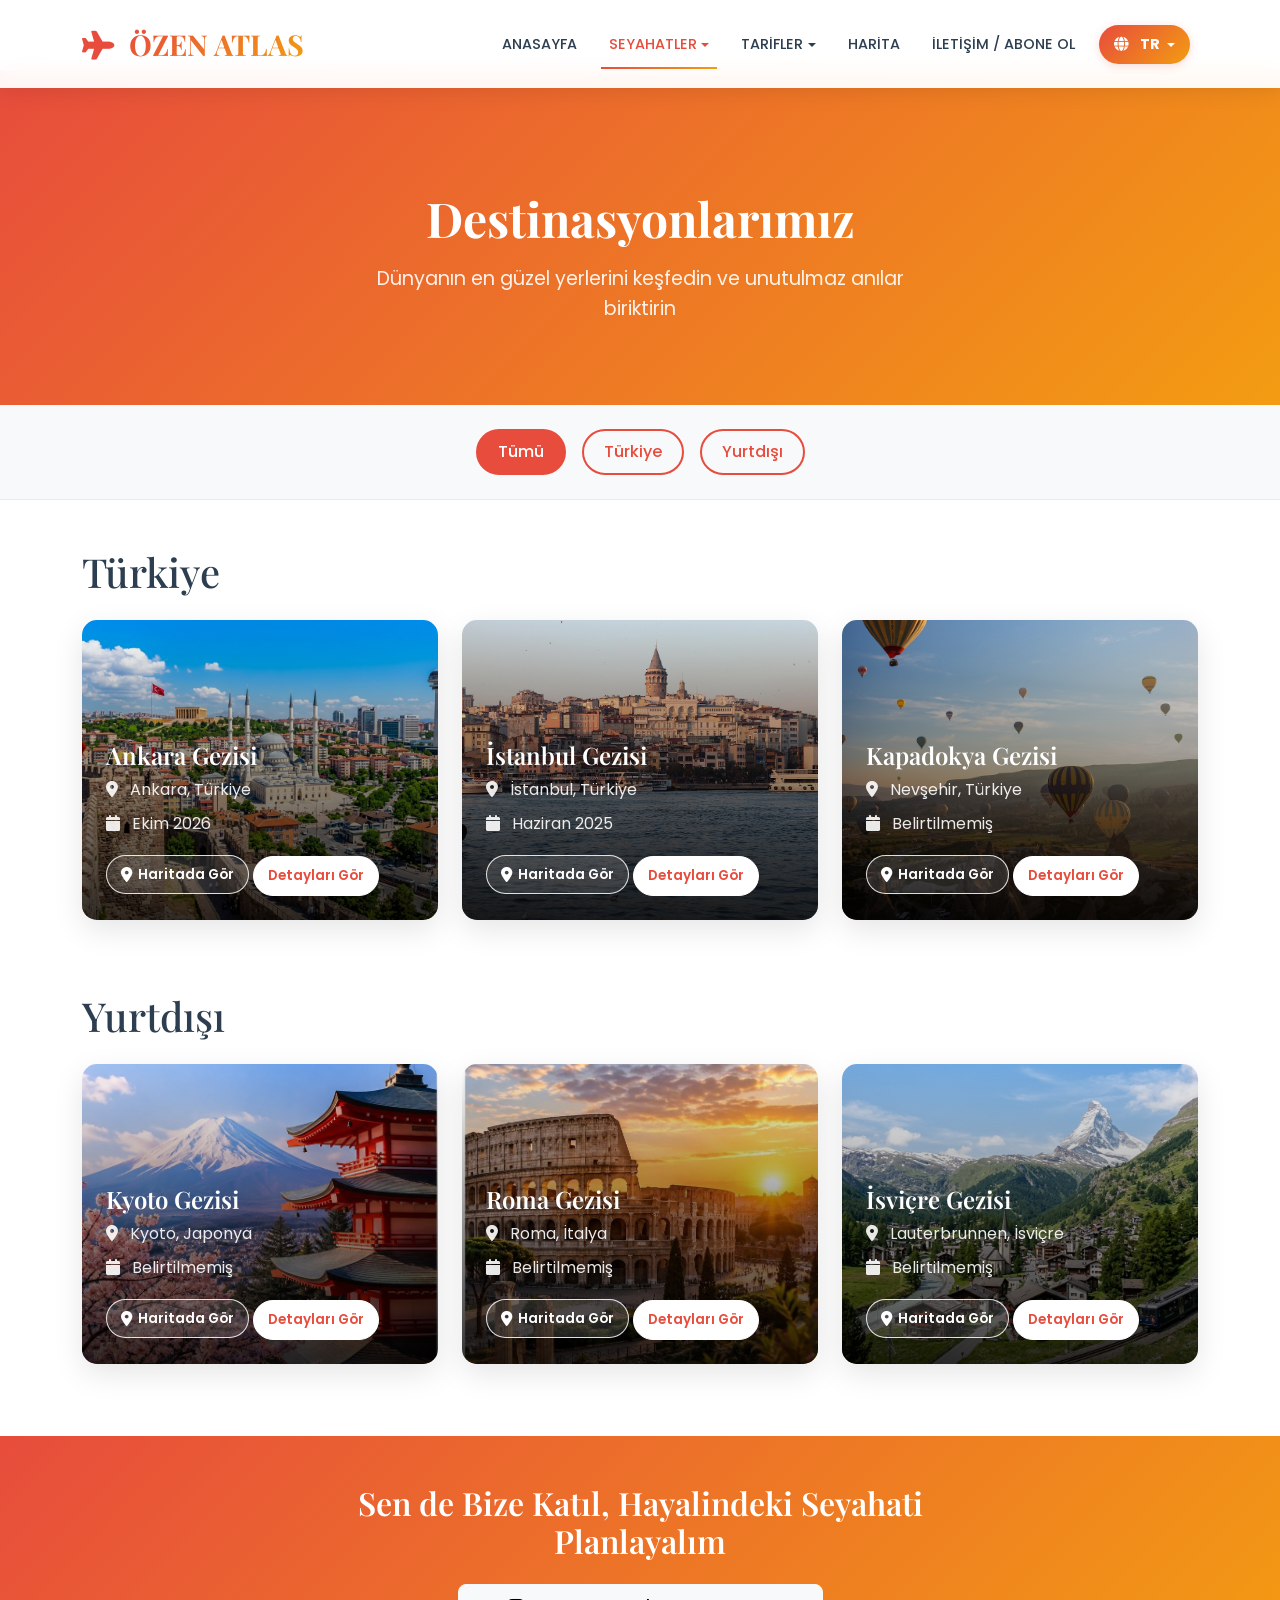
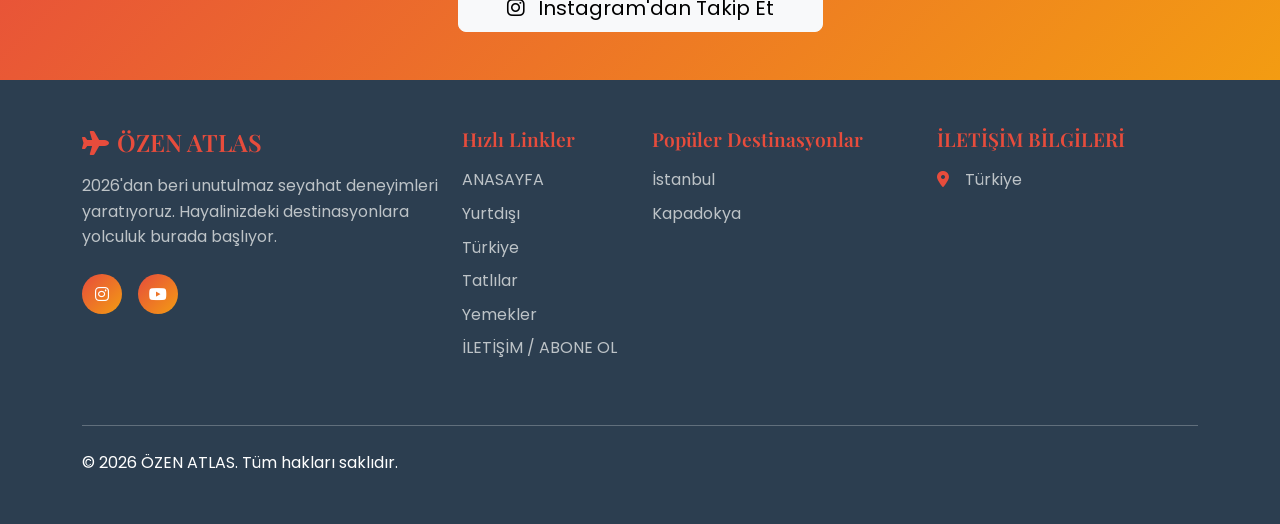
<file: destination.html>
<!DOCTYPE html>
<html lang="tr">
<head>
    <meta charset="UTF-8">
    <meta name="viewport" content="width=device-width, initial-scale=1.0">
    <title>Destinasyonlar | ÖZEN ATLAS</title>

    <!-- Google Tag Manager -->
    <script>(function(w,d,s,l,i){w[l]=w[l]||[];w[l].push({'gtm.start':
    new Date().getTime(),event:'gtm.js'});var f=d.getElementsByTagName(s)[0],
    j=d.createElement(s),dl=l!='dataLayer'?'&l='+l:'';j.async=true;j.src=
    'https://www.googletagmanager.com/gtm.js?id='+i+dl;f.parentNode.insertBefore(j,f);
    })(window,document,'script','dataLayer','GTM-N6FXLPX5');</script>
    <!-- End Google Tag Manager -->

    <meta name="description" content="ÖZEN ATLAS seyahat rehberi: yurtiçi ve yurtdışı gezi günlükleri, destinasyon önerileri ve tatil fikirleri.">
    <meta name="keywords" content="özen atlas, seyahat, gezi rehberi, yurtdışı, yurtiçi, tatil, travel guide, Turkey trips, adventure travel, السفر, رحلات, تركيا">
    <meta name="author" content="ÖZEN ATLAS">
    <meta name="robots" content="index,follow,max-snippet:-1,max-image-preview:large,max-video-preview:-1">
    <link rel="icon" href="data:image/svg+xml,%3Csvg xmlns='http://www.w3.org/2000/svg' viewBox='0 0 100 100'%3E%3Ctext y='.9em' font-size='90'%3E✈️%3C/text%3E%3C/svg%3E">

    <link href="https://cdn.jsdelivr.net/npm/bootstrap@5.3.7/dist/css/bootstrap.min.css" rel="stylesheet">
    <link rel="stylesheet" href="https://cdnjs.cloudflare.com/ajax/libs/font-awesome/6.4.0/css/all.min.css">
    <link rel="preconnect" href="https://fonts.googleapis.com">
    <link rel="preconnect" href="https://fonts.gstatic.com" crossorigin>
    <link href="https://fonts.googleapis.com/css2?family=Amiri:wght@400;700&family=Playfair+Display:wght@400;500;600;700&family=Poppins:wght@300;400;500;600;700&display=swap" rel="stylesheet">
    <link rel="stylesheet" href="css/styles.css">

    <!-- Google tag (gtag.js) -->
    <script async src="https://www.googletagmanager.com/gtag/js?id=G-VW813ZTTJG"></script>
    <script>
      window.dataLayer = window.dataLayer || [];
      function gtag(){dataLayer.push(arguments);}
      gtag('js', new Date());
      gtag('config', 'G-VW813ZTTJG');
    </script>
</head>
<body>
    <noscript><iframe src="https://www.googletagmanager.com/ns.html?id=GTM-N6FXLPX5" height="0" width="0" style="display:none;visibility:hidden"></iframe></noscript>

    <!-- Navigation -->
    <nav class="navbar navbar-expand-lg navbar-light fixed-top custom-navbar">
        <div class="container">
            <a class="navbar-brand" href="index.html">
                <i class="fas fa-plane me-2"></i>
                <span class="brand-text">ÖZEN ATLAS</span>
            </a>
            <button class="navbar-toggler" type="button" data-bs-toggle="collapse" data-bs-target="#navbarNav" aria-controls="navbarNav" aria-expanded="false" aria-label="Menüyü aç/kapat">
                <span class="navbar-toggler-icon"></span>
            </button>
            <div class="collapse navbar-collapse" id="navbarNav">
                <ul class="navbar-nav ms-auto">
                    <li class="nav-item">
                        <a class="nav-link" href="index.html" data-translate="nav.home">ANASAYFA</a>
                    </li>
                    <li class="nav-item dropdown">
                        <a class="nav-link dropdown-toggle active" href="#" id="seyahatlerDropdown" role="button" data-bs-toggle="dropdown" aria-expanded="false" data-translate="nav.travels">SEYAHATLER</a>
                        <ul class="dropdown-menu" aria-labelledby="seyahatlerDropdown">
                            <li><a class="dropdown-item" href="destination.html#turkiye" data-translate="nav.turkey">Türkiye</a></li>
                            <li><a class="dropdown-item" href="destination.html#yurtdisi" data-translate="nav.abroad">Yurtdışı</a></li>
                        </ul>
                    </li>
                    <li class="nav-item dropdown">
                        <a class="nav-link dropdown-toggle" href="#" id="tariflerDropdown" role="button" data-bs-toggle="dropdown" aria-expanded="false" data-translate="nav.recipes">TARİFLER</a>
                        <ul class="dropdown-menu" aria-labelledby="tariflerDropdown">
                            <li><a class="dropdown-item" href="tarif.html#tatli" data-translate="nav.desserts">Tatlılar</a></li>
                            <li><a class="dropdown-item" href="tarif.html#yemek" data-translate="nav.meals">Yemekler</a></li>
                            <li><a class="dropdown-item" href="tarif.html#corba" data-translate="filter.soup">Çorbalar</a></li>
                        </ul>
                    </li>
                    <li class="nav-item">
                        <a class="nav-link" href="harita.html" data-translate="nav.map">HARİTA</a>
                    </li>
                    <li class="nav-item">
                        <a class="nav-link" href="contact.html" data-translate="nav.contact">İLETİŞİM / ABONE OL</a>
                    </li>
                    <li class="nav-item dropdown">
                        <a class="nav-link dropdown-toggle" href="#" id="languageDropdown" role="button" data-bs-toggle="dropdown" aria-expanded="false" aria-label="Dil seçimi">
                            <i class="fas fa-globe me-1"></i>
                            <span id="currentLanguage">TR</span>
                        </a>
                        <ul class="dropdown-menu" aria-labelledby="languageDropdown">
                            <li><a class="dropdown-item language-option" href="#" onclick="changeLanguage('tr')" data-lang="tr"><i class="fas fa-flag me-2"></i>Türkçe</a></li>
                            <li><a class="dropdown-item language-option" href="#" onclick="changeLanguage('en')" data-lang="en"><i class="fas fa-flag me-2"></i>English</a></li>
                            <li><a class="dropdown-item language-option" href="#" onclick="changeLanguage('ar')" data-lang="ar"><i class="fas fa-flag me-2"></i>العربية</a></li>
                           <li><a class="dropdown-item language-option" href="#" onclick="changeLanguage('ru')" data-lang="ru"><i class="fas fa-flag me-2"></i>Русский</a></li>
                        </ul>
                    </li>
                </ul>
            </div>
        </div>
    </nav>

    <main>
        <!-- Page Header -->
        <section class="page-header">
            <div class="container">
                <div class="row">
                    <div class="col-12 text-center">
                        <h1 class="page-title" data-translate="header.title">Destinasyonlarımız</h1>
                        <p class="page-subtitle" data-translate="header.subtitle">Dünyanın en güzel yerlerini keşfedin ve unutulmaz anılar biriktirin</p>
                    </div>
                </div>
            </div>
        </section>

        <!-- Filter Section -->
        <section class="filter-section py-4 bg-light">
            <div class="container">
                <div class="row">
                    <div class="col-12">
                        <div class="filter-tabs text-center">
                            <button class="filter-btn active" data-filter="all" data-translate="filter.btn">Tümü</button>
                            <a class="filter-btn" href="#turkiye" data-filter="turkiye" data-translate="filter.Tr">Türkiye</a>
                            <a class="filter-btn" href="#yurtdisi" data-filter="yurtdisi" data-translate="filter.abroad">Yurtdışı</a>
                        </div>
                    </div>
                </div>
            </div>
        </section>

        <!-- Türkiye (kartlar data/seyahatler.json'dan script.js ile #Türkiye içine basılır) -->
        <div class="container my-5">
            <h2 class="h1 mb-4" id="turkiye" data-translate="container.Tr">Türkiye</h2>
            <div id="Türkiye" class="row g-4"></div>
        </div>

        <!-- Yurtdışı (kartlar #Yurtdışı içine basılır) -->
        <div class="container my-5">
            <h2 class="h1 mb-4" id="yurtdisi" data-translate="container.abroad">Yurtdışı</h2>
            <div id="Yurtdışı" class="row g-4"></div>
        </div>

        <!-- CTA Section -->
        <section class="cta-section py-5">
            <div class="container">
                <div class="row">
                    <div class="col-lg-8 mx-auto text-center">
                        <h2 class="text-white mb-4" data-translate="cta.title">Sen de Bize Katıl, Hayalindeki Seyahati Planlayalım</h2>
                        <!-- TODO: gerçek Instagram linkini yaz -->
                        <a href="#" target="_blank" rel="noopener" class="btn btn-light btn-lg px-5">
                            <i class="fab fa-instagram me-2"></i>
                            <span data-translate="cta.insta">Instagram'dan Takip Et</span>
                        </a>
                    </div>
                </div>
            </div>
        </section>
    </main>

    <!-- Footer -->
    <footer class="footer-section py-5">
        <div class="container">
            <div class="row">
                <div class="col-lg-4 mb-4">
                    <div class="footer-brand">
                        <h4><i class="fas fa-plane me-2"></i>ÖZEN ATLAS</h4>
                        <p data-translate="footer.description">2026'dan beri unutulmaz seyahat deneyimleri yaratıyoruz. Hayalinizdeki destinasyonlara yolculuk burada başlıyor.</p>
                        <div class="social-links">
                            <a href="#" target="_blank" rel="noopener" aria-label="Instagram"><i class="fab fa-instagram"></i></a>
                            <a href="#" target="_blank" rel="noopener" aria-label="YouTube"><i class="fab fa-youtube"></i></a>
                        </div>
                    </div>
                </div>
                <div class="col-lg-2 col-md-6 mb-4">
                    <h5 data-translate="footer.quick.title">Hızlı Linkler</h5>
                    <ul class="footer-links">
                        <li><a href="index.html#home" data-translate="nav.home">ANASAYFA</a></li>
                        <li><a href="destination.html#yurtdisi" data-translate="nav.abroad">Yurtdışı</a></li>
                        <li><a href="destination.html#turkiye" data-translate="nav.turkey">Türkiye</a></li>
                        <li><a href="tarif.html#tatli" data-translate="nav.desserts">Tatlılar</a></li>
                        <li><a href="tarif.html#yemek" data-translate="nav.meals">Yemekler</a></li>
                        <li><a href="contact.html" data-translate="nav.contact">İLETİŞİM / ABONE OL</a></li>
                    </ul>
                </div>
                <div class="col-lg-3 col-md-6 mb-4">
                    <h5 data-translate="footer.destinations.title">Popüler Destinasyonlar</h5>
                    <ul class="footer-links">
                        <li><a href="destination.html#istanbul" data-translate="destinations.istanbul">İstanbul</a></li>
                        <li><a href="destination.html#kapadokya" data-translate="destinations.cappadocia">Kapadokya</a></li>
                    </ul>
                </div>
                <div class="col-lg-3 mb-4">
                    <h5 data-translate="contact.info.title">İLETİŞİM BİLGİLERİ</h5>
                    <div class="contact-info">
                        <p><i class="fas fa-map-marker-alt me-2"></i><span data-translate="contact.info.location">Türkiye</span></p>
                    </div>
                </div>
            </div>
            <hr class="my-4">
            <div class="row align-items-center">
                <div class="col-md-6">
                    <p class="mb-0" data-translate="footer.copyright">© 2026 ÖZEN ATLAS. Tüm hakları saklıdır.</p>
                </div>
            </div>
        </div>
    </footer>

    <script src="https://cdn.jsdelivr.net/npm/bootstrap@5.3.7/dist/js/bootstrap.bundle.min.js" defer></script>
    <script src="translation-system.js" defer></script>
    <script src="script.js" defer></script>
</body>
</html>
</file>
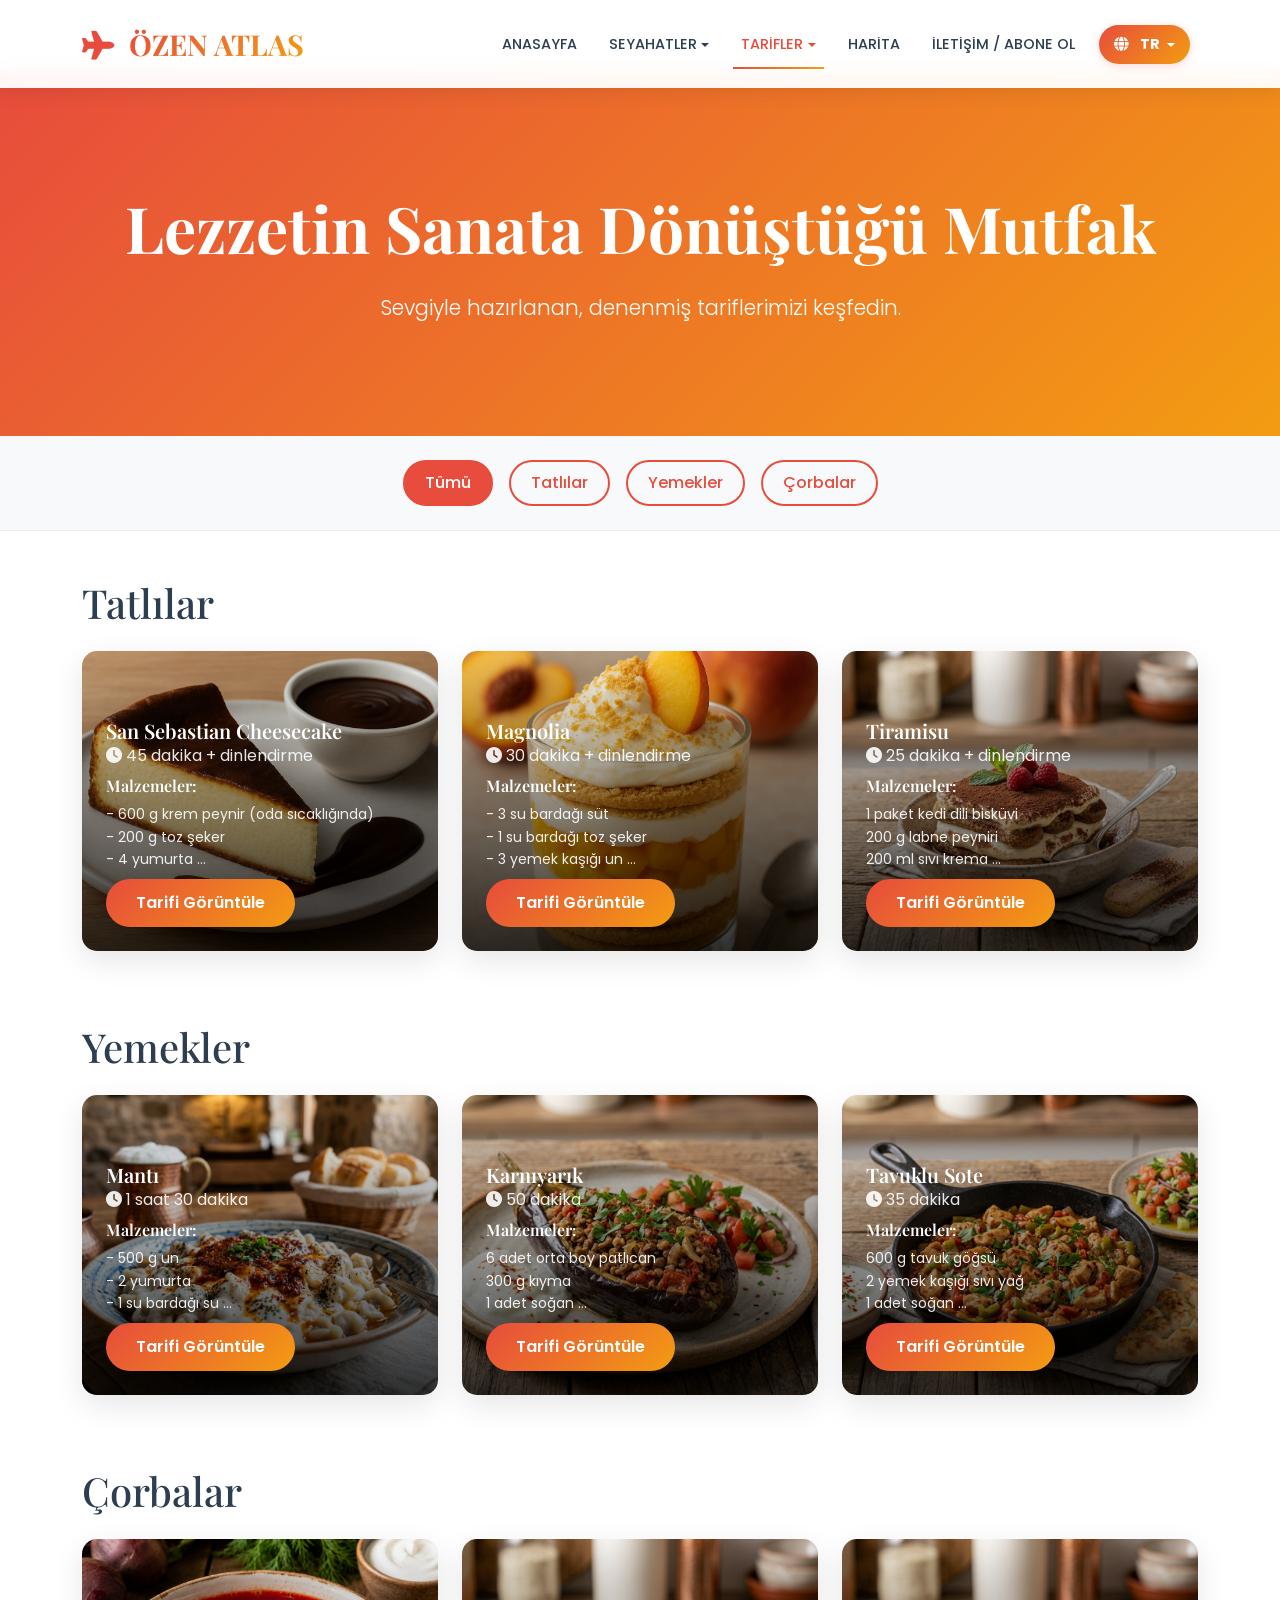
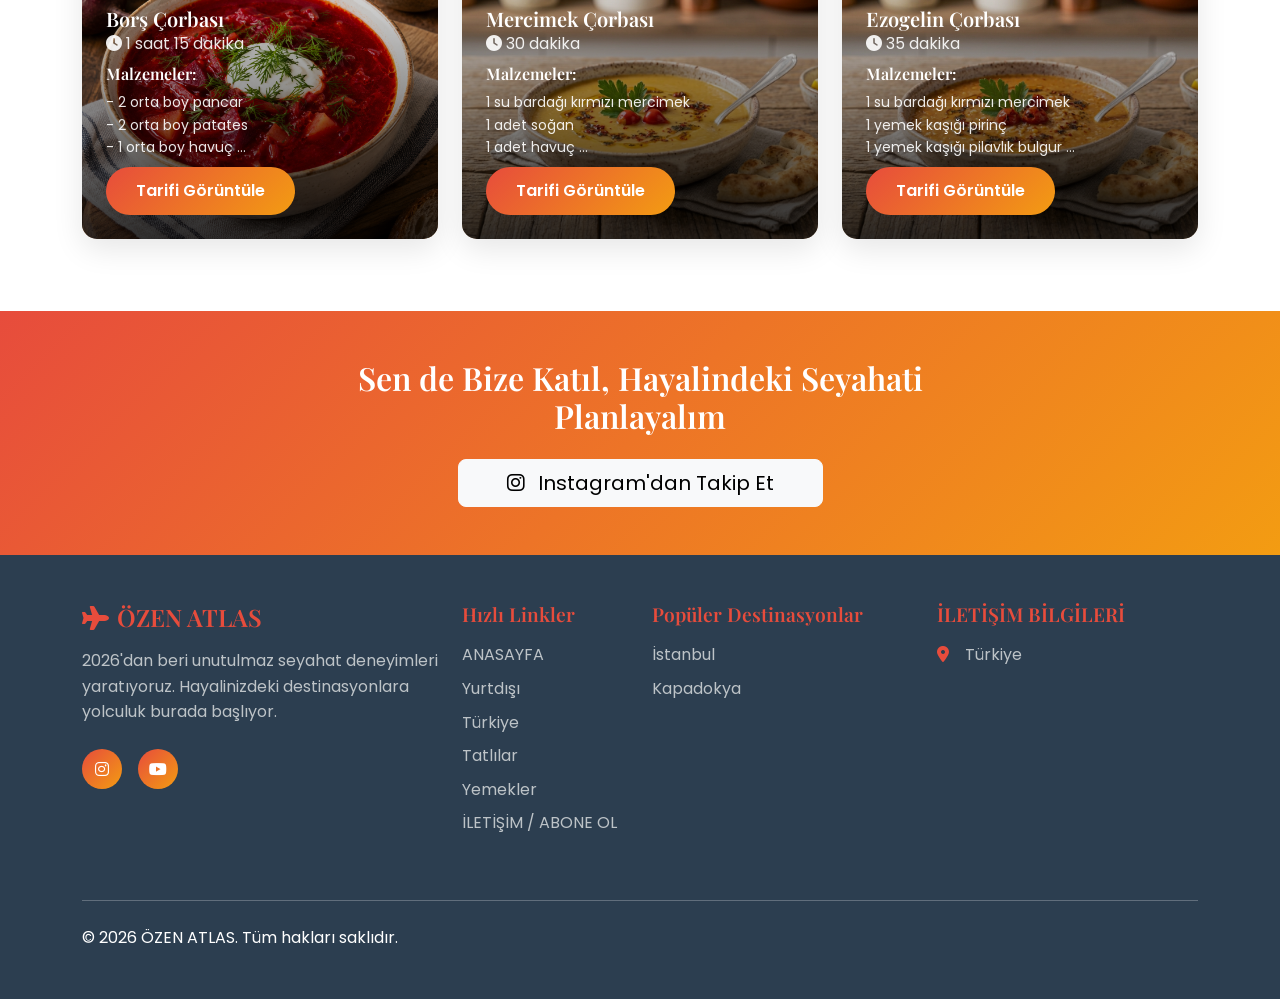
<file: tarif.html>
<!DOCTYPE html>
<html lang="tr">
<head>
    <meta charset="UTF-8">
    <meta name="viewport" content="width=device-width, initial-scale=1.0">
    <title>Tarifler | ÖZEN ATLAS</title>

    <!-- Google Tag Manager -->
    <script>(function(w,d,s,l,i){w[l]=w[l]||[];w[l].push({'gtm.start':
    new Date().getTime(),event:'gtm.js'});var f=d.getElementsByTagName(s)[0],
    j=d.createElement(s),dl=l!='dataLayer'?'&l='+l:'';j.async=true;j.src=
    'https://www.googletagmanager.com/gtm.js?id='+i+dl;f.parentNode.insertBefore(j,f);
    })(window,document,'script','dataLayer','GTM-N6FXLPX5');</script>
    <!-- End Google Tag Manager -->

    <meta name="description" content="ÖZEN ATLAS tarifler: sevgiyle hazırlanmış denenmiş tatlı, yemek ve çorba tarifleri ile seyahatlerden ilham alan lezzetler.">
    <meta name="keywords" content="özen Atlas, tarifler, tatlılar, çorbalar, yemek tarifleri, Türk mutfağı, desserts, soups, Turkish food, المطبخ, حلويات, شوربة">
    <meta name="author" content="ÖZEN ATLAS">
    <meta name="robots" content="index,follow,max-snippet:-1,max-image-preview:large,max-video-preview:-1">
    <link rel="icon" href="data:image/svg+xml,%3Csvg xmlns='http://www.w3.org/2000/svg' viewBox='0 0 100 100'%3E%3Ctext y='.9em' font-size='90'%3E✈️%3C/text%3E%3C/svg%3E">

    <link href="https://cdn.jsdelivr.net/npm/bootstrap@5.3.7/dist/css/bootstrap.min.css" rel="stylesheet">
    <link rel="stylesheet" href="https://cdnjs.cloudflare.com/ajax/libs/font-awesome/6.4.0/css/all.min.css">
    <link rel="preconnect" href="https://fonts.googleapis.com">
    <link rel="preconnect" href="https://fonts.gstatic.com" crossorigin>
    <link href="https://fonts.googleapis.com/css2?family=Amiri:wght@400;700&family=Playfair+Display:wght@400;500;600;700&family=Poppins:wght@300;400;500;600;700&display=swap" rel="stylesheet">
    <link rel="stylesheet" href="css/styles.css">

    <!-- Google tag (gtag.js) -->
    <script async src="https://www.googletagmanager.com/gtag/js?id=G-VW813ZTTJG"></script>
    <script>
      window.dataLayer = window.dataLayer || [];
      function gtag(){dataLayer.push(arguments);}
      gtag('js', new Date());
      gtag('config', 'G-VW813ZTTJG');
    </script>
</head>
<body>
    <noscript><iframe src="https://www.googletagmanager.com/ns.html?id=GTM-N6FXLPX5" height="0" width="0" style="display:none;visibility:hidden"></iframe></noscript>

    <!-- Navigation -->
    <nav class="navbar navbar-expand-lg navbar-light fixed-top custom-navbar">
        <div class="container">
            <a class="navbar-brand" href="index.html">
                <i class="fas fa-plane me-2"></i>
                <span class="brand-text">ÖZEN ATLAS</span>
            </a>
            <button class="navbar-toggler" type="button" data-bs-toggle="collapse" data-bs-target="#navbarNav" aria-controls="navbarNav" aria-expanded="false" aria-label="Menüyü aç/kapat">
                <span class="navbar-toggler-icon"></span>
            </button>
            <div class="collapse navbar-collapse" id="navbarNav">
                <ul class="navbar-nav ms-auto">
                    <li class="nav-item">
                        <a class="nav-link" href="index.html" data-translate="nav.home">ANASAYFA</a>
                    </li>
                    <li class="nav-item dropdown">
                        <a class="nav-link dropdown-toggle" href="#" id="seyahatlerDropdown" role="button" data-bs-toggle="dropdown" aria-expanded="false" data-translate="nav.travels">SEYAHATLER</a>
                        <ul class="dropdown-menu" aria-labelledby="seyahatlerDropdown">
                            <li><a class="dropdown-item" href="destination.html#turkiye" data-translate="nav.turkey">Türkiye</a></li>
                            <li><a class="dropdown-item" href="destination.html#yurtdisi" data-translate="nav.abroad">Yurtdışı</a></li>
                        </ul>
                    </li>
                    <li class="nav-item dropdown">
                        <a class="nav-link dropdown-toggle active" href="#" id="tariflerDropdown" role="button" data-bs-toggle="dropdown" aria-expanded="false" data-translate="nav.recipes">TARİFLER</a>
                        <ul class="dropdown-menu" aria-labelledby="tariflerDropdown">
                            <li><a class="dropdown-item" href="tarif.html#tatli" data-translate="nav.desserts">Tatlılar</a></li>
                            <li><a class="dropdown-item" href="tarif.html#yemek" data-translate="nav.meals">Yemekler</a></li>
                            <li><a class="dropdown-item" href="tarif.html#corba" data-translate="filter.soup">Çorbalar</a></li>
                        </ul>
                    </li>
                    <li class="nav-item">
                        <a class="nav-link" href="harita.html" data-translate="nav.map">HARİTA</a>
                    </li>
                    <li class="nav-item">
                        <a class="nav-link" href="contact.html" data-translate="nav.contact">İLETİŞİM / ABONE OL</a>
                    </li>
                    <li class="nav-item dropdown">
                        <a class="nav-link dropdown-toggle" href="#" id="languageDropdown" role="button" data-bs-toggle="dropdown" aria-expanded="false" aria-label="Dil seçimi">
                            <i class="fas fa-globe me-1"></i>
                            <span id="currentLanguage">TR</span>
                        </a>
                        <ul class="dropdown-menu" aria-labelledby="languageDropdown">
                            <li><a class="dropdown-item language-option" href="#" onclick="changeLanguage('tr')" data-lang="tr"><i class="fas fa-flag me-2"></i>Türkçe</a></li>
                            <li><a class="dropdown-item language-option" href="#" onclick="changeLanguage('en')" data-lang="en"><i class="fas fa-flag me-2"></i>English</a></li>
                            <li><a class="dropdown-item language-option" href="#" onclick="changeLanguage('ar')" data-lang="ar"><i class="fas fa-flag me-2"></i>العربية</a></li>
                            <li><a class="dropdown-item language-option" href="#" onclick="changeLanguage('ru')" data-lang="ru"><i class="fas fa-flag me-2"></i>Русский</a></li>
                        </ul>
                    </li>
                </ul>
            </div>
        </div>
    </nav>

    <main>
        <!-- Page Header -->
        <section class="page-header">
            <div class="container">
                <div class="row">
                    <div class="col-12 text-center">
                        <h1 class="hero-title" data-translate="hero.title1">Lezzetin Sanata Dönüştüğü Mutfak</h1>
                        <p class="hero-subtitle" data-translate="hero.subtitle1">Sevgiyle hazırlanan, denenmiş tariflerimizi keşfedin.</p>
                    </div>
                </div>
            </div>
        </section>

        <!-- Filter Section -->
        <section class="filter-section py-4 bg-light">
            <div class="container">
                <div class="row">
                    <div class="col-12">
                        <div class="filter-tabs text-center">
                            <button class="filter-btn active" data-filter="all" data-translate="filter.all">Tümü</button>
                            <a class="filter-btn" href="#tatli" data-filter="tatli" data-translate="filter.desert">Tatlılar</a>
                            <a class="filter-btn" href="#yemek" data-filter="yemek" data-translate="filter.meal">Yemekler</a>
                            <a class="filter-btn" href="#corba" data-filter="corba" data-translate="filter.soup">Çorbalar</a>
                        </div>
                    </div>
                </div>
            </div>
        </section>

        <!-- Kartlar data/tarifler.json'dan script.js ile aşağıdaki kutulara basılır -->
        <!-- Tatlılar -->
        <div class="container my-5">
            <h2 class="h1 mb-4" data-translate="filter.desert">Tatlılar</h2>
            <div id="tatli" class="row g-4"></div>
        </div>

        <!-- Yemekler -->
        <div class="container my-5">
            <h2 class="h1 mb-4" data-translate="filter.meal">Yemekler</h2>
            <div id="yemek" class="row g-4"></div>
        </div>

        <!-- Çorbalar -->
        <div class="container my-5">
            <h2 class="h1 mb-4" data-translate="filter.soup">Çorbalar</h2>
            <div id="corba" class="row g-4"></div>
        </div>

        <!-- CTA Section -->
        <section class="cta-section py-5">
            <div class="container">
                <div class="row">
                    <div class="col-lg-8 mx-auto text-center">
                        <h2 class="text-white mb-4" data-translate="cta.title">Sen de Bize Katıl, Hayalindeki Seyahati Planlayalım</h2>
                        <!-- TODO: gerçek Instagram linkini yaz -->
                        <a href="#" target="_blank" rel="noopener" class="btn btn-light btn-lg px-5">
                            <i class="fab fa-instagram me-2"></i>
                            <span data-translate="cta.insta">Instagram'dan Takip Et</span>
                        </a>
                    </div>
                </div>
            </div>
        </section>
    </main>

    <!-- Footer -->
    <footer class="footer-section py-5">
        <div class="container">
            <div class="row">
                <div class="col-lg-4 mb-4">
                    <div class="footer-brand">
                        <h4><i class="fas fa-plane me-2"></i>ÖZEN ATLAS</h4>
                        <p data-translate="footer.description">2026'dan beri unutulmaz seyahat deneyimleri yaratıyoruz. Hayalinizdeki destinasyonlara yolculuk burada başlıyor.</p>
                        <div class="social-links">
                            <a href="#" target="_blank" rel="noopener" aria-label="Instagram"><i class="fab fa-instagram"></i></a>
                            <a href="#" target="_blank" rel="noopener" aria-label="YouTube"><i class="fab fa-youtube"></i></a>
                        </div>
                    </div>
                </div>
                <div class="col-lg-2 col-md-6 mb-4">
                    <h5 data-translate="footer.quick.title">Hızlı Linkler</h5>
                    <ul class="footer-links">
                        <li><a href="index.html#home" data-translate="nav.home">ANASAYFA</a></li>
                        <li><a href="destination.html#yurtdisi" data-translate="nav.abroad">Yurtdışı</a></li>
                        <li><a href="destination.html#turkiye" data-translate="nav.turkey">Türkiye</a></li>
                        <li><a href="tarif.html#tatli" data-translate="nav.desserts">Tatlılar</a></li>
                        <li><a href="tarif.html#yemek" data-translate="nav.meals">Yemekler</a></li>
                        <li><a href="contact.html" data-translate="nav.contact">İLETİŞİM / ABONE OL</a></li>
                    </ul>
                </div>
                <div class="col-lg-3 col-md-6 mb-4">
                    <h5 data-translate="footer.destinations.title">Popüler Destinasyonlar</h5>
                    <ul class="footer-links">
                        <li><a href="destination.html#istanbul" data-translate="destinations.istanbul">İstanbul</a></li>
                        <li><a href="destination.html#kapadokya" data-translate="destinations.cappadocia">Kapadokya</a></li>
                    </ul>
                </div>
                <div class="col-lg-3 mb-4">
                    <h5 data-translate="contact.info.title">İLETİŞİM BİLGİLERİ</h5>
                    <div class="contact-info">
                        <p><i class="fas fa-map-marker-alt me-2"></i><span data-translate="contact.info.location">Türkiye</span></p>
                    </div>
                </div>
            </div>
            <hr class="my-4">
            <div class="row align-items-center">
                <div class="col-md-6">
                    <p class="mb-0" data-translate="footer.copyright">© 2026 ÖZEN ATLAS. Tüm hakları saklıdır.</p>
                </div>
            </div>
        </div>
    </footer>

    <script src="https://cdn.jsdelivr.net/npm/bootstrap@5.3.7/dist/js/bootstrap.bundle.min.js" defer></script>
    <script src="translation-system.js" defer></script>
    <script src="script.js" defer></script>
</body>
</html>
</file>
<file: css/styles.css>
/* Custom CSS for ÖZEN ATLAS Website */

:root {
  --primary-color: #e74c3c;
  --secondary-color: #f39c12;
  --accent-color: #3498db;
  --dark-color: #2c3e50;
  --light-color: #ecf0f1;
  --white: #ffffff;
  --gradient-primary: linear-gradient(135deg, #e74c3c 0%, #f39c12 100%);
  --gradient-secondary: linear-gradient(135deg, #3498db 0%, #2980b9 100%);
  --shadow: 0 10px 30px rgba(0, 0, 0, 0.1);
  --shadow-hover: 0 15px 40px rgba(0, 0, 0, 0.15);
}

/* Bootstrap zaten box-sizing ve margin/padding sıfırlamasını yapıyor */

html {
  scroll-behavior: smooth;
}

/* Sabit navbar'ın altında kalmasın (menüden #anchor'a gidince) */
[id] {
  scroll-margin-top: 90px;
}

body {
  font-family: "Poppins", sans-serif;
  line-height: 1.6;
  color: var(--dark-color);
  overflow-x: hidden;
  padding-top: 70px; /* navbar yüksekliği kadar boşluk */
}

/* Arabic Language Support */
html[dir="rtl"] {
  font-family: "Amiri", "Poppins", sans-serif;
  text-align: right;
}

html[dir="rtl"] .navbar-nav {
  flex-direction: row-reverse;
}

html[dir="rtl"] .hero-buttons .btn {
  margin-left: 1rem;
  margin-right: 0;
}

/* Typography */
h1,
h2,
h3,
h4,
h5,
h6 {
  font-family: "Playfair Display", serif;
  font-weight: 600;
  line-height: 1.2;
}

.section-title {
  font-size: 2.5rem;
  color: var(--dark-color);
  margin-bottom: 1rem;
  position: relative;
}

.section-title::after {
  content: "";
  position: absolute;
  bottom: -10px;
  left: 50%;
  transform: translateX(-50%);
  width: 60px;
  height: 3px;
  background: var(--gradient-primary);
  border-radius: 2px;
}

.section-subtitle {
  font-size: 1.1rem;
  color: #666;
  margin-bottom: 2rem;
}

/* JS ile eklenen çok satırlı içerik (malzemeler, yapılışı, açıklama):
   satır sonları korunsun */
.dyn-block {
  white-space: pre-line;
}

/* Navigation */
.custom-navbar {
  background: rgba(255, 255, 255, 0.95);
  backdrop-filter: blur(10px);
  box-shadow: 0 2px 20px rgba(0, 0, 0, 0.1);
  transition: all 0.3s ease;
  padding: 1rem 0;
  position: fixed;
  top: 0;
  left: 0;
  right: 0;
  z-index: 1030; /* Bootstrap standardı */
}

.navbar-brand {
  font-family: "Playfair Display", serif;
  font-size: 1.8rem;
  font-weight: 700;
  color: var(--primary-color) !important;
  text-decoration: none;
  white-space: nowrap; /* alt satıra kaymasını engelle */
}

.brand-text {
  background: var(--gradient-primary);
  -webkit-background-clip: text;
  -webkit-text-fill-color: transparent;
  background-clip: text;
}

.navbar-nav .nav-link {
  font-weight: 500;
  color: var(--dark-color) !important;
  margin: 0 0.5rem;
  transition: all 0.3s ease;
  position: relative;
  font-size: 0.9rem;
}

.navbar-nav .nav-link:hover,
.navbar-nav .nav-link.active {
  color: var(--primary-color) !important;
}

.navbar-nav .nav-link::before {
  content: "";
  position: absolute;
  bottom: -5px; /* çizgiyi yazının altına yerleştir */
  left: 0;
  width: 0;
  height: 2px;
  background: var(--gradient-primary);
  transition: width 0.3s ease;
}

.navbar-nav .nav-link:hover::before,
.navbar-nav .nav-link.active::before {
  width: 100%; /* hover veya aktif sayfada aç */
}

.navbar-nav .dropdown-toggle::after {
  border-top: 0.3em solid;
  border-right: 0.3em solid transparent;
  border-left: 0.3em solid transparent;
  border-bottom: 0;
  margin-inline-start: 0.3em;
  vertical-align: middle;
  position: static;
}

/* Language dropdown */
#languageDropdown {
  background: var(--gradient-primary);
  color: white !important;
  border-radius: 25px;
  padding: 8px 15px !important;
  font-weight: 600;
  transition: all 0.3s ease;
  border: none;
  box-shadow: 0 2px 10px rgba(231, 76, 60, 0.2);
}

#languageDropdown:hover {
  background: var(--gradient-secondary);
  transform: translateY(-2px);
  box-shadow: 0 4px 15px rgba(231, 76, 60, 0.3);
}

#languageDropdown::before {
  display: none !important;
}

.language-option {
  padding: 10px 20px;
  transition: all 0.3s ease;
  border-radius: 8px;
  margin: 2px 0;
}

.language-option:hover {
  background: var(--gradient-primary);
  color: white !important;
  transform: translateX(5px);
}

.language-option.active {
  background: rgba(231, 76, 60, 0.1);
  color: var(--primary-color) !important;
  font-weight: 600;
}

.language-option i {
  color: var(--primary-color);
  transition: all 0.3s ease;
}

.language-option:hover i {
  color: white;
}

#currentLanguage {
  font-weight: 700;
  margin-inline-start: 5px;
}

.dropdown-menu {
  border: none;
  box-shadow: 0 10px 30px rgba(0, 0, 0, 0.15);
  border-radius: 15px;
  padding: 10px;
  margin-top: 10px;
}

/* Hero Section */
.hero-section {
  min-height: 100vh;
  background: linear-gradient(rgba(0, 0, 0, 0.4), rgba(0, 0, 0, 0.4)), url("../icons/arkaplan.png") center / cover no-repeat;
  display: flex;
  align-items: center;
  position: relative;
  color: white;
}

.hero-overlay {
  position: absolute;
  top: 0;
  left: 0;
  right: 0;
  bottom: 0;
  background: linear-gradient(135deg, rgba(231, 76, 60, 0.3) 0%, rgba(52, 152, 219, 0.3) 100%);
}

.hero-section .container {
  position: relative;
  z-index: 1;
}

.hero-title {
  font-size: 4rem;
  font-weight: 700;
  margin-bottom: 1.5rem;
  animation: fadeInUp 1s ease;
}

.hero-subtitle {
  font-size: 1.3rem;
  font-weight: 300;
  margin-bottom: 2rem;
  animation: fadeInUp 1s ease 0.2s both;
}

.hero-buttons {
  animation: fadeInUp 1s ease 0.4s both;
}

.btn-primary {
  background: var(--gradient-primary);
  border: none;
  padding: 12px 30px;
  font-weight: 600;
  border-radius: 50px;
  transition: all 0.3s ease;
  box-shadow: var(--shadow);
}

.btn-primary:hover {
  transform: translateY(-3px);
  box-shadow: var(--shadow-hover);
  background: var(--gradient-primary);
}

/* Features Section */
.features-section {
  padding-top: 120px;
}

.feature-card {
  padding: 2rem;
  text-align: center;
  transition: all 0.3s ease;
}

.feature-card:hover {
  transform: translateY(-10px);
}

.feature-icon {
  width: 80px;
  height: 80px;
  background: var(--gradient-primary);
  border-radius: 50%;
  display: flex;
  align-items: center;
  justify-content: center;
  margin: 0 auto 1.5rem;
  transition: all 0.3s ease;
}

.feature-icon a {
  display: flex;
  align-items: center;
  justify-content: center;
  width: 100%;
  height: 100%;
  text-decoration: none;
}

.feature-icon i {
  font-size: 2rem;
  color: white;
}

.feature-card:hover .feature-icon {
  background: var(--gradient-secondary);
  transform: scale(1.1);
}

.feature-card h4 {
  color: var(--dark-color);
  margin-bottom: 1rem;
}

/* Destinations / Turkey Section */
.destinations-section,
.turkey-section {
  background: linear-gradient(135deg, #f8f9fa 0%, #e9ecef 100%);
}

.destination-card {
  border-radius: 15px;
  overflow: hidden;
  box-shadow: var(--shadow);
  transition: all 0.3s ease;
  height: 300px;
}

.destination-card:hover {
  transform: translateY(-10px);
  box-shadow: var(--shadow-hover);
}

.destination-image {
  position: relative;
  height: 100%;
  overflow: hidden;
}

/* index'teki kartlarda resim + overlay bir <a> içinde */
.destination-image > a {
  display: block;
  height: 100%;
  color: inherit;
  text-decoration: none;
}

.destination-image img {
  width: 100%;
  height: 100%;
  object-fit: cover;
  transition: all 0.3s ease;
}

.destination-card:hover .destination-image img {
  transform: scale(1.1);
}

.destination-overlay {
  position: absolute;
  top: 0;
  left: 0;
  right: 0;
  bottom: 0;
  background: linear-gradient(to bottom, transparent 0%, rgba(0, 0, 0, 0.8) 100%);
  display: flex;
  align-items: flex-end;
  padding: 1.5rem;
  color: white;
}

.destination-info h4 {
  font-size: 1.5rem;
  margin-bottom: 0.5rem;
}

.destination-info p {
  margin-bottom: 0.5rem;
  opacity: 0.9;
}

/* Kartların scroll ile belirme animasyonu (script.js .reveal / .visible ekler) */
.reveal {
  opacity: 0;
  transform: translateY(24px);
  transition: opacity 0.6s ease, transform 0.6s ease;
}

.reveal.visible {
  opacity: 1;
  transform: none;
}

/* Contact Section */
.contact-info-card {
  background: white;
  padding: 2rem;
  border-radius: 15px;
  box-shadow: var(--shadow);
  height: 100%;
}

.contact-item {
  display: flex;
  align-items: flex-start;
  margin-bottom: 2rem;
  padding: 1rem 0;
  font-size: 1.1rem;
  border-bottom: 1px solid #f8f9fa;
}

.contact-item:last-child {
  border-bottom: none;
}

.contact-item i {
  color: var(--primary-color);
  width: 40px;
  height: 40px;
  background: rgba(231, 76, 60, 0.1);
  border-radius: 50%;
  display: flex;
  align-items: center;
  justify-content: center;
  margin-inline-end: 1rem;
  flex-shrink: 0;
}

.contact-item div h5 {
  color: var(--dark-color);
  margin-bottom: 0.25rem;
  font-size: 1rem;
  font-weight: 600;
}

.contact-item div span {
  color: #666;
  font-size: 0.95rem;
}

.contact-form {
  background: white;
  padding: 2rem;
  border-radius: 15px;
  box-shadow: var(--shadow);
}

.contact-form .form-control {
  border: 2px solid #e9ecef;
  border-radius: 10px;
  padding: 12px 15px;
  transition: all 0.3s ease;
}

.contact-form .form-control:focus {
  border-color: var(--primary-color);
  box-shadow: 0 0 0 0.2rem rgba(231, 76, 60, 0.25);
}

/* Footer */
.footer-section {
  background: var(--dark-color);
  color: white;
}

.footer-brand h4 {
  color: var(--primary-color);
  margin-bottom: 1rem;
}

.footer-brand p {
  color: #bdc3c7;
  margin-bottom: 1.5rem;
}

.social-links {
  display: flex;
  gap: 1rem;
}

.social-links a {
  width: 40px;
  height: 40px;
  background: var(--gradient-primary);
  border-radius: 50%;
  display: flex;
  align-items: center;
  justify-content: center;
  color: white;
  text-decoration: none;
  transition: all 0.3s ease;
}

.social-links a:hover {
  transform: translateY(-3px);
  background: var(--gradient-secondary);
}

.footer-section h5 {
  color: var(--primary-color);
  margin-bottom: 1rem;
  font-size: 1.2rem;
}

.footer-links {
  list-style: none;
  padding: 0;
}

.footer-links li {
  margin-bottom: 0.5rem;
}

.footer-links a {
  color: #bdc3c7;
  text-decoration: none;
  transition: all 0.3s ease;
}

.footer-links a:hover {
  color: var(--primary-color);
}

.contact-info p {
  color: #bdc3c7;
  margin-bottom: 0.5rem;
}

.contact-info i {
  color: var(--primary-color);
  width: 20px;
}

/* Animations */
@keyframes fadeInUp {
  from {
    opacity: 0;
    transform: translateY(30px);
  }
  to {
    opacity: 1;
    transform: translateY(0);
  }
}

/* Custom scrollbar */
::-webkit-scrollbar {
  width: 8px;
}

::-webkit-scrollbar-track {
  background: #f1f1f1;
}

::-webkit-scrollbar-thumb {
  background: var(--gradient-primary);
  border-radius: 4px;
}

::-webkit-scrollbar-thumb:hover {
  background: var(--gradient-secondary);
}

/* Page Header Styles */
.page-header {
  background: var(--gradient-primary);
  padding: 120px 0 80px;
  color: white;
  text-align: center;
}

.page-title {
  font-size: 3rem;
  font-weight: 700;
  margin-bottom: 1rem;
  font-family: "Playfair Display", serif;
}

.page-subtitle {
  font-size: 1.2rem;
  opacity: 0.9;
  max-width: 600px;
  margin: 0 auto;
}

/* Filter Section */
.filter-section {
  border-bottom: 1px solid #e9ecef;
}

.filter-tabs {
  display: flex;
  justify-content: center;
  flex-wrap: wrap;
  gap: 1rem;
}

.filter-btn {
  display: inline-block;
  background: transparent;
  border: 2px solid var(--primary-color);
  color: var(--primary-color);
  padding: 8px 20px;
  border-radius: 25px;
  font-weight: 500;
  text-decoration: none; /* <a class="filter-btn"> altı çizili görünmesin */
  transition: all 0.3s ease;
  cursor: pointer;
}

.filter-btn:hover,
.filter-btn.active {
  background: var(--primary-color);
  color: white;
}

/* FAQ Section */
.accordion-item {
  border: none;
  margin-bottom: 1rem;
  border-radius: 10px !important;
  overflow: hidden;
  box-shadow: 0 2px 10px rgba(0, 0, 0, 0.05);
}

.accordion-button {
  background: white;
  border: none;
  font-weight: 600;
  color: var(--dark-color);
  padding: 1.5rem;
}

.accordion-button:not(.collapsed) {
  background: var(--primary-color);
  color: white;
  box-shadow: none;
}

.accordion-button:focus {
  box-shadow: none;
  border: none;
}

.accordion-body {
  padding: 1.5rem;
  background: #f8f9fa;
  color: #666;
  line-height: 1.6;
}

/* CTA Section */
.cta-section {
  background: var(--gradient-primary);
  position: relative;
  overflow: hidden;
}

/* Form Improvements */
.form-label {
  font-weight: 500;
  color: var(--dark-color);
  margin-bottom: 0.5rem;
}

.form-check-label {
  font-size: 0.9rem;
  color: #666;
}

/* Hareket azaltma tercihi olan kullanıcılar için animasyonları kapat */
@media (prefers-reduced-motion: reduce) {
  html {
    scroll-behavior: auto;
  }

  .reveal {
    opacity: 1;
    transform: none;
    transition: none;
  }

  .hero-title,
  .hero-subtitle,
  .hero-buttons {
    animation: none;
  }
}

/* Responsive Design */
@media (max-width: 768px) {
  .hero-title {
    font-size: 2.5rem;
  }

  .hero-subtitle {
    font-size: 1.1rem;
  }

  .section-title {
    font-size: 2rem;
  }

  .page-title {
    font-size: 2.5rem;
  }

  .contact-form,
  .contact-info-card {
    padding: 1.5rem;
  }

  .hero-buttons .btn {
    display: block;
    width: 100%;
    margin-bottom: 1rem;
  }

  .filter-tabs {
    justify-content: flex-start;
    flex-wrap: nowrap;
    overflow-x: auto;
    padding-bottom: 1rem;
  }

  .filter-btn {
    white-space: nowrap;
    flex-shrink: 0;
  }

  .contact-item {
    flex-direction: column;
    text-align: center;
  }

  .contact-item i {
    margin: 0 auto 1rem;
  }
}

@media (max-width: 576px) {
  .hero-title {
    font-size: 2rem;
  }

  .page-header {
    padding: 100px 0 60px;
  }

  .page-title {
    font-size: 2rem;
  }
}

@media (max-width: 442px) {
  .navbar-brand {
    font-size: 1rem;
    max-width: 60%; /* hamburger için yer aç */
    overflow: hidden;
    text-overflow: ellipsis; /* sığmazsa üç nokta koyar */
  }
}
/* Gezi kartlarındaki Haritada Gör bağlantısı */
.destination-info .map-link {
  display: inline-flex;
  align-items: center;
  justify-content: center;
  gap: 6px;
  margin-top: 10px;
  padding: 8px 14px;
  border: 1px solid rgba(255, 255, 255, 0.85);
  border-radius: 25px;
  color: #fff;
  background: rgba(255, 255, 255, 0.12);
  font-size: 0.85rem;
  font-weight: 600;
  text-decoration: none;
  transition: all 0.3s ease;
}

.destination-info .map-link:hover {
  color: #fff;
  background: var(--primary-color);
  border-color: var(--primary-color);
  transform: translateY(-2px);
}

.destination-info .map-link i {
  font-size: 0.95rem;
}

@media (max-width: 576px) {
  .destination-info .map-link {
    padding: 7px 12px;
    font-size: 0.8rem;
  }
}

/* Detayları Gör butonu */
.destination-info .details-link {
  display: inline-flex;
  align-items: center;
  justify-content: center;
  gap: 6px;
  margin-top: 10px;
  padding: 8px 14px;
  border: 1px solid #fff;
  border-radius: 25px;
  color: #fff;
  background: #fff;
  font-size: 0.85rem;
  font-weight: 600;
  text-decoration: none;
  cursor: pointer;
  transition: all 0.3s ease;
}

.destination-info .details-link {
  color: var(--primary-color);
}

.destination-info .details-link:hover {
  color: #fff;
  background: var(--primary-color);
  border-color: var(--primary-color);
  transform: translateY(-2px);
}

.destination-info .details-link i {
  font-size: 0.95rem;
}

@media (max-width: 576px) {
  .destination-info .details-link {
    padding: 7px 12px;
    font-size: 0.8rem;
  }
}


/* İletişim bölümündeki gömülü Ankara haritası */
.contact-map {
    width: 100%;
    overflow: hidden;
    border-radius: 12px;
    margin-top: 15px;
}

.contact-map iframe {
    display: block;
    width: 100%;
    height: 280px;
    border: 0;
    border-radius: 12px;
}

@media (max-width: 576px) {
    .contact-map iframe {
        height: 230px;
    }
}
/* ===== Harita sayfası ===== */
.map-section {
  padding: 40px 0 60px;
}

#map {
  height: 70vh;
  min-height: 420px;
  border-radius: 15px;
  box-shadow: var(--shadow);
  border: 3px solid white;
  z-index: 1; /* sabit menünün altında kalsın */
}

.map-count {
  text-align: center;
  color: #666;
  margin: 1rem 0 1.5rem;
  font-size: 0.95rem;
}

/* Leaflet açılır kutusu (popup) */
.leaflet-popup-content-wrapper {
  border-radius: 15px;
  padding: 0;
  overflow: hidden;
  box-shadow: var(--shadow-hover);
}

.leaflet-popup-content {
  margin: 0;
  width: 220px !important;
  font-family: "Poppins", sans-serif;
}

.map-popup img {
  width: 100%;
  height: 120px;
  object-fit: cover;
  display: block;
}

.map-popup .map-popup-body {
  padding: 12px 14px 14px;
}

.map-popup h6 {
  font-family: "Playfair Display", serif;
  color: var(--dark-color);
  margin: 0 0 6px;
  font-size: 1.05rem;
}

.map-popup p {
  margin: 0 0 4px;
  font-size: 0.85rem;
  color: #666;
}

.map-popup a.map-popup-link {
  display: inline-block;
  margin-top: 8px;
  padding: 6px 14px;
  border-radius: 25px;
  background: var(--gradient-primary);
  color: #fff !important;
  font-size: 0.8rem;
  font-weight: 600;
  text-decoration: none;
  transition: transform 0.3s ease;
}

.map-popup a.map-popup-link:hover {
  transform: translateY(-2px);
}

@media (max-width: 576px) {
  #map {
    height: 60vh;
    min-height: 340px;
  }
}
</file>
